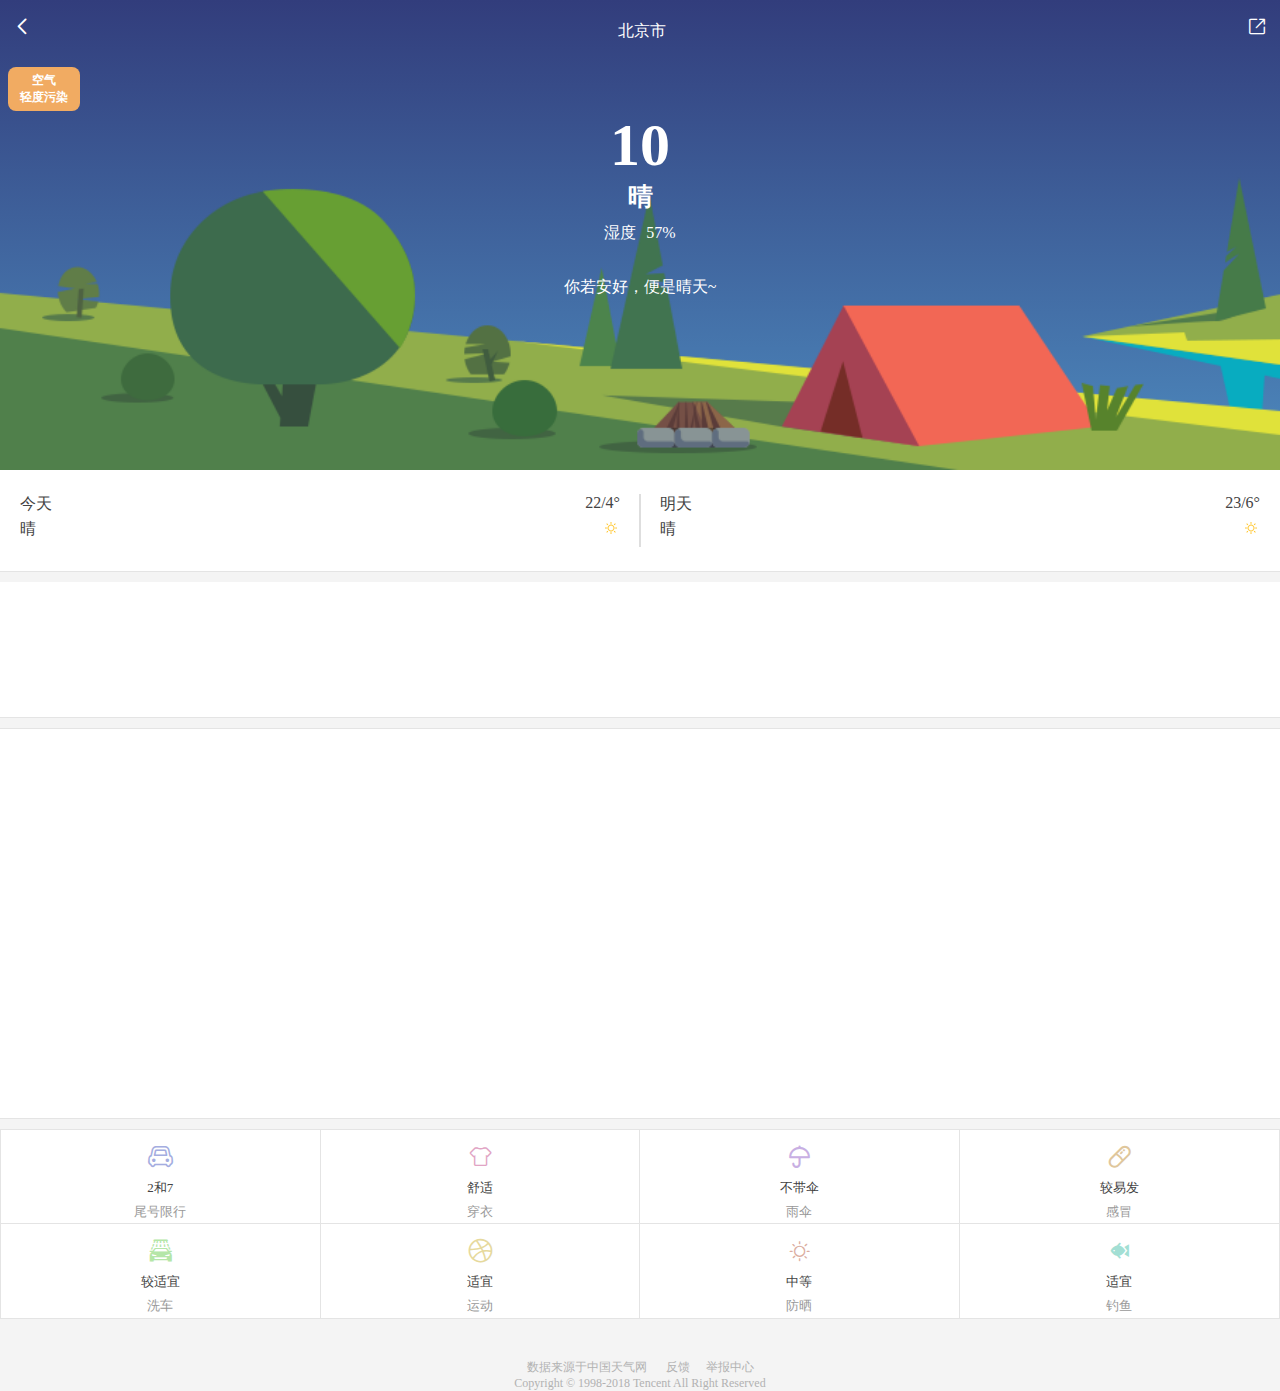
<file: index.html>
<!DOCTYPE html>
<html lang="en">
<head>
	<meta charset="UTF-8">
	<title>Document</title>
	<meta name="viewport" content="width=device-width">
	<link rel="shortcut icon" href="img/logo.png">
	<link rel="stylesheet" href="css/iconfont.css">
	<link rel="stylesheet" href="css/index.css">
	<script src="js/rem.js"></script>
	<script src="js/iconfont.js"></script>
	<script src="js/jquery3.2.1.min.js"></script>
	<script src="js/echarts1.js"></script>
</head>
<body>
<!-- 头部开始 -->
	<header>
		<div class="top">
			<a href="#"><i class="iconfont">&#xe675;</i></a>
			<span id="city">北京市</span>
			<a href="#"><i class="iconfont">&#xe62a;</i></a>
		</div>
		<div class="kong">
			<h2>空气</h2>
			<h3>轻度污染</h3>
		</div>
		<div class="du">
			<h3 id="tem">10</h3>
			<h2 id="con">晴</h2>
			<span>湿度<i>57</i>%</span>
			<p class="content">你若安好，便是晴天~</p>
		</div>
	</header>
	<!-- 头部结束 -->
	<!-- 今天 明天 -->
	<section class="day">
		<div class="days">
			<div class="today">
				<div class="top1">
					<p class="date">今天</p>
					<p class="temperature mr"><i>22</i>/<i>4</i>°</p>
				</div>
				<div class="bottom">
					<p class="weather">晴</p>
					<div class="img mr"></div>
				</div>
			</div>
			<div class="z-row"></div>
			<div class="tomorrow">
				<div class="top1">
					<p class="date">明天</p>
					<p class="temperature"><i>23</i>/<i>6</i>°</p>
				</div>
				<div class="bottom">
					<p class="weather">晴</p>
					<div class="img"></div>
				</div>
			</div>
		</div>
	</section>

	<section class="hours">
		<div class="scroll">
			<!-- <div class="now">
				<p class="now_time">08:00</p>
				<div class="now_img"></div>
				<p class="now_temp">9°</p>
			</div>
			 <div class="now">
				<p class="now_time">09:00</p>
				<div class="now_img"></div>
				<p class="now_temp">14°</p>
			</div>
			<div class="now">
				<p class="now_time">10:00</p>
				<div class="now_img"></div>
				<p class="now_temp">18°</p>
			</div>
			<div class="now">
				<p class="now_time">11:00</p>
				<div class="now_img"></div>
				<p class="now_temp">20°</p>
			</div>
			<div class="now">
				<p class="now_time">12:00</p>
				<div class="now_img"></div>
				<p class="now_temp">22°</p>
			</div>
			<div class="now">
				<p class="now_time">13:00</p>
				<div class="now_img"></div>
				<p class="now_temp">22°</p>
			</div>
			<div class="now">
				<p class="now_time">14:00</p>
				<div class="now_img"></div>
				<p class="now_temp">23°</p>
			</div>
			<div class="now">
				<p class="now_time">15:00</p>
				<div class="now_img"></div>
				<p class="now_temp">23°</p>
			</div>
			<div class="now">
				<p class="now_time">16:00</p>
				<div class="now_img"></div>
				<p class="now_temp">22°</p>
			</div>
			<div class="now">
				<p class="now_time">17:00</p>
				<div class="now_img"></div>
				<p class="now_temp">22°</p>
			</div>
			<div class="now">
				<p class="now_time">17:00</p>
				<div class="now_img"></div>
				<p class="now_temp">22°</p>
			</div>
			<div class="now">
				<p class="now_time">17:00</p>
				<div class="now_img"></div>
				<p class="now_temp">22°</p>
			</div>
			<div class="now">
				<p class="now_time">17:00</p>
				<div class="now_img"></div>
				<p class="now_temp">22°</p>
			</div>
			<div class="now">
				<p class="now_time">17:00</p>
				<div class="now_img"></div>
				<p class="now_temp">22°</p>
			</div>
			<div class="now">
				<p class="now_time">17:00</p>
				<div class="now_img"></div>
				<p class="now_temp">22°</p>
			</div>
			<div class="now">
				<p class="now_time">17:00</p>
				<div class="now_img"></div>
				<p class="now_temp">22°</p>
			</div>
			<div class="now">
				<p class="now_time">17:00</p>
				<div class="now_img"></div>
				<p class="now_temp">22°</p>
			</div>
			<div class="now">
				<p class="now_time">17:00</p>
				<div class="now_img"></div>
				<p class="now_temp">22°</p>
			</div>
			<div class="now">
				<p class="now_time">17:00</p>
				<div class="now_img"></div>
				<p class="now_temp">22°</p>
			</div>
			<div class="now">
				<p class="now_time">17:00</p>
				<div class="now_img"></div>
				<p class="now_temp">22°</p>
			</div>
			<div class="now">
				<p class="now_time">17:00</p>
				<div class="now_img"></div>
				<p class="now_temp">22°</p>
			</div>
			<div class="now">
				<p class="now_time">17:00</p>
				<div class="now_img"></div>
				<p class="now_temp">22°</p>
			</div>
			<div class="now">
				<p class="now_time">17:00</p>
				<div class="now_img"></div>
				<p class="now_temp">22°</p>
			</div>
			<div class="now">
				<p class="now_time">17:00</p>
				<div class="now_img"></div>
				<p class="now_temp">22°</p>
			</div>  -->
		</div>
	</section>
	<!-- 今天 明天 -->
	<!-- 近期天气 开始 -->
	<section class="recent">
		<div class="scroll1">
			<!-- <div class="week">
				<div class="week_date">
					<span>03</span>
					<span>/</span>
					<span>21</span>
				</div>
				<div class="week_weaH">多云</div>
				<div class="week_imgH"></div>
				<div class="high">28°</div>
				<div class="low">18°</div>
				<div class="week_weaL">阴</div>
				<div class="week_imgL"></div>
				<div class="win">南风</div>
				<div class="level">3级</div>
			</div>
			<div class="week">
				<div class="week_date">
					<span>03</span>
					<span>/</span>
					<span>21</span>
				</div>
				<div class="week_weaH">多云</div>
				<div class="week_imgH"></div>
				<div class="high">28°</div>
				<div class="low">18°</div>
				<div class="week_weaL">阴</div>
				<div class="week_imgL"></div>
				<div class="win">南风</div>
				<div class="level">3级</div>
			</div>
			<div class="week">
				<div class="week_date">
					<span>03</span>
					<span>/</span>
					<span>21</span>
				</div>
				<div class="week_weaH">多云</div>
				<div class="week_imgH"></div>
				<div class="high">28°</div>
				<div class="low">18°</div>
				<div class="week_weaL">阴</div>
				<div class="week_imgL"></div>
				<div class="win">南风</div>
				<div class="level">3级</div>
			</div>
			<div class="week">
				<div class="week_date">
					<span>03</span>
					<span>/</span>
					<span>21</span>
				</div>
				<div class="week_weaH">多云</div>
				<div class="week_imgH"></div>
				<div class="high">28°</div>
				<div class="low">18°</div>
				<div class="week_weaL">阴</div>
				<div class="week_imgL"></div>
				<div class="win">南风</div>
				<div class="level">3级</div>
			</div>
			<div class="week">
				<div class="week_date">
					<span>03</span>
					<span>/</span>
					<span>21</span>
				</div>
				<div class="week_weaH">多云</div>
				<div class="week_imgH"></div>
				<div class="high">28°</div>
				<div class="low">18°</div>
				<div class="week_weaL">阴</div>
				<div class="week_imgL"></div>
				<div class="win">南风</div>
				<div class="level">3级</div>
			</div>
			<div class="week">
				<div class="week_date">
					<span>03</span>
					<span>/</span>
					<span>21</span>
				</div>
				<div class="week_weaH">多云</div>
				<div class="week_imgH"></div>
				<div class="high">28°</div>
				<div class="low">18°</div>
				<div class="week_weaL">阴</div>
				<div class="week_imgL"></div>
				<div class="win">南风</div>
				<div class="level">3级</div>
			</div>
			<div class="week">
				<div class="week_date">
					<span>03</span>
					<span>/</span>
					<span>21</span>
				</div>
				<div class="week_weaH">多云</div>
				<div class="week_imgH"></div>
				<div class="high">28°</div>
				<div class="low">18°</div>
				<div class="week_weaL">阴</div>
				<div class="week_imgL"></div>
				<div class="win">南风</div>
				<div class="level">3级</div>
			</div>
			<div class="week">
				<div class="week_date">
					<span>03</span>
					<span>/</span>
					<span>21</span>
				</div>
				<div class="week_weaH">多云</div>
				<div class="week_imgH"></div>
				<div class="high">28°</div>
				<div class="low">18°</div>
				<div class="week_weaL">阴</div>
				<div class="week_imgL"></div>
				<div class="win">南风</div>
				<div class="level">3级</div>
			</div> -->
			
			<!-- <div class="week"></div>
			<div class="week"></div>
			<div class="week"></div>
			<div class="week"></div>
			<div class="week"></div>
			<div class="week"></div>
			<div class="week"></div> -->
			
		</div>
		
		
	</section>
	<!-- 近期天气 结束 -->
	<!-- info 开始 -->
		<section class="info">
			<div class="info_mess">
				<span><i class="iconfont">&#xe62b;</i></span>
				<p class="content_1">2和7</p>
				<p class="title_1">尾号限行</p>
			</div>
			<div class="info_mess">
				<span><i class="iconfont">&#xe666;</i></span>
				<p class="content_1">舒适</p>
				<p class="title_1">穿衣</p>
			</div>
			<div class="info_mess">
				<span><i class="iconfont">&#xe665;</i></span>
				<p class="content_1">不带伞</p>
				<p class="title_1">雨伞</p>
			</div>
			<div class="info_mess">
				<span><i class="iconfont">&#xe61a;</i></span>
				<p class="content_1">较易发</p>
				<p class="title_1">感冒</p>
			</div>
			<div class="info_mess">
				<span><i class="iconfont">&#xe623;</i></span>
				<p class="content_1">较适宜</p>
				<p class="title_1">洗车</p>
			</div>
			<div class="info_mess">
				<span><i class="iconfont">&#xe60c;</i></span>
				<p class="content_1">适宜</p>
				<p class="title_1">运动</p>
			</div>
			<div class="info_mess">
				<span><i class="iconfont">&#xe79b;</i></span>
				<p class="content_1">中等</p>
				<p class="title_1">防晒</p>
			</div>
			<div class="info_mess">
				<span><i class="iconfont">&#xe649;</i></span>
				<p class="content_1">适宜</p>
				<p class="title_1">钓鱼</p>
			</div>
		</section>
	<!-- info 结束 -->
	<!-- location 开始 -->
		<section id="location">
			<div class="sreach">
				<div class="sreach_box">
					<div class="sreach_left">
						<input type="text" placeholder="搜索地区/景点">
						<span class="big iconfont">&#xe600;</span>
					</div>
					<div id="btn">取消</div>
				</div>
				
			</div>
			<div class="hot_city">
				<p class="hot_title_city">热门城市</p>
				<ul class="hot_citys">
					<li>北京</li>
					<li>上海</li>
					<li>广州</li>
					<li>深圳</li>
					<li>郑州</li>
					<li>西安</li>
					<li>南京</li>
					<li>杭州</li>
					<li>武汉</li>
					<li>成都</li>
					<li>沈阳</li>
					<li>天津</li>
				</ul>
				<!-- <p class="hot_title_sight">热门景点</p>
				<ul class="hot_sights">
					<li>故宫</li>
					<li>颐和园</li>
					<li>九寨沟</li>
					<li>凤凰古城</li>
					<li>秦始皇陵</li>
					<li>龙门石窟</li>
					<li>武陵源</li>
					<li>华山</li>
					<li>黄山</li>
				</ul> -->
				<!-- <p class="hot_title_sight">热门景点</p>
				<ul class="hot_sights">
					<li>故宫</li>
					<li>颐和园</li>
					<li>九寨沟</li>
					<li>凤凰古城</li>
					<li>秦始皇陵</li>
					<li>龙门石窟</li>
					<li>武陵源</li>
					<li>华山</li>
					<li>黄山</li>
				</ul> -->
			</div>
		</section>
	<!-- location 结束 -->
	<!-- footer 开始 -->
	<footer>
		<div class="links">
				<a href="" class="txt_pub">数据来源于中国天气网</a>
				<a href="" class="feedback">反馈</a>
				<a href="">举报中心</a>
		</div>
	<p  class="copyright">Copyright &copy; 1998-2018 Tencent All Right Reserved</p>
	</footer>
	<!-- footer 结束 -->
	<script src="js/index.js"></script>
</body>
</html>
</file>
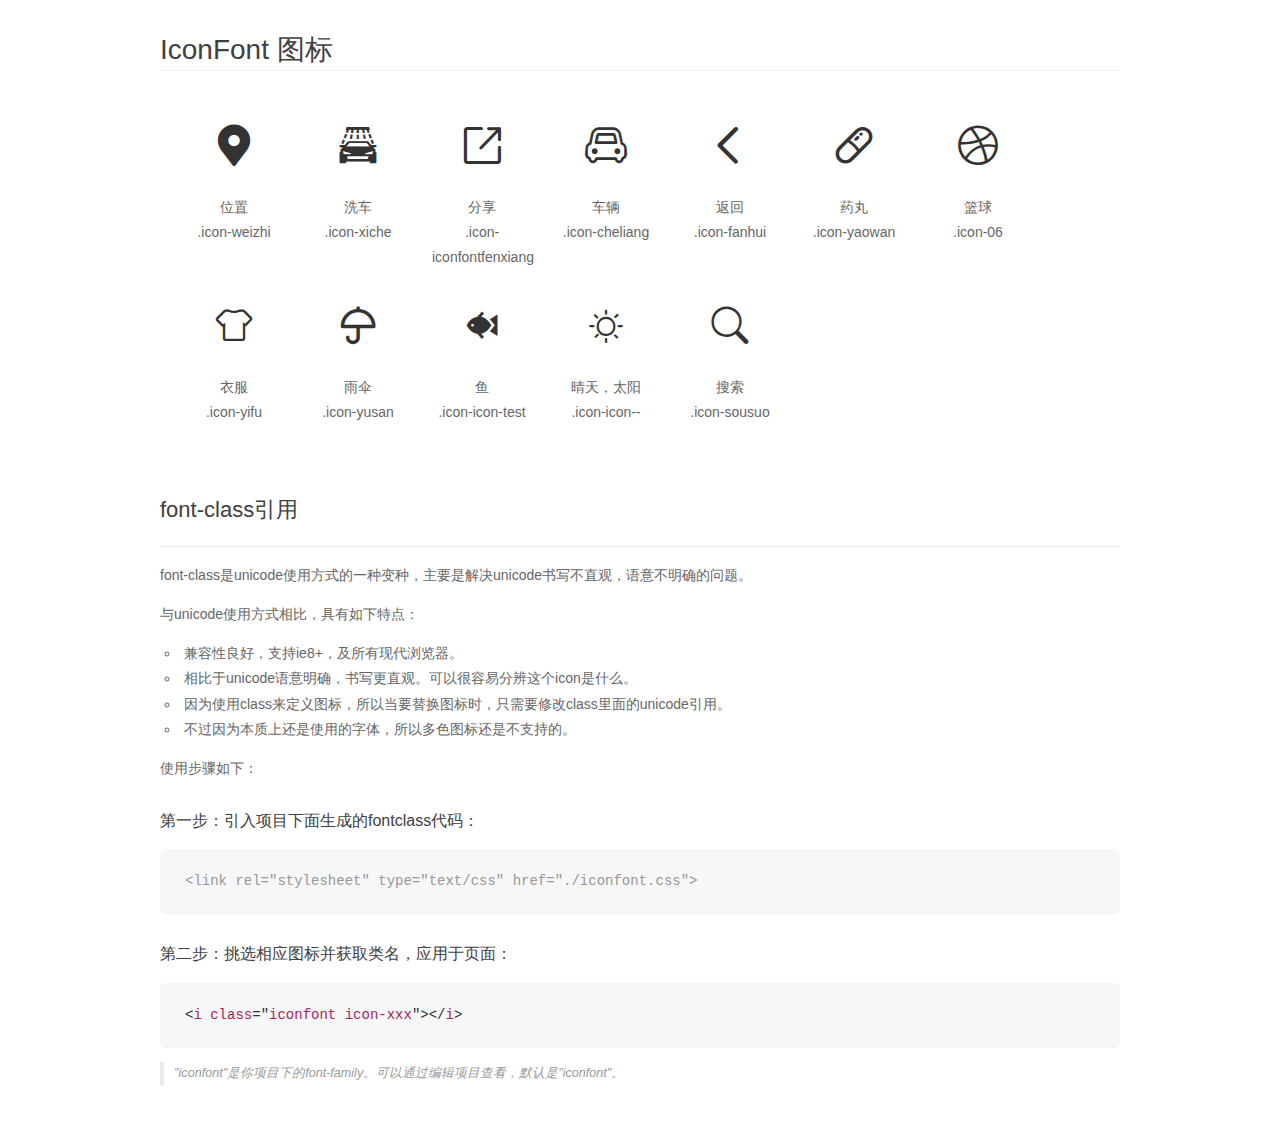
<file: download(2)/font_603275_hckwrwdd7ulyp66r/demo_fontclass.html>
<!DOCTYPE html>
<html>
<head>
    <meta charset="utf-8"/>
    <title>IconFont</title>
    <link rel="stylesheet" href="demo.css">
    <link rel="stylesheet" href="iconfont.css">
</head>
<body>
    <div class="main markdown">
        <h1>IconFont 图标</h1>
        <ul class="icon_lists clear">
            
                <li>
                <i class="icon iconfont icon-weizhi"></i>
                    <div class="name">位置</div>
                    <div class="fontclass">.icon-weizhi</div>
                </li>
            
                <li>
                <i class="icon iconfont icon-xiche"></i>
                    <div class="name">洗车</div>
                    <div class="fontclass">.icon-xiche</div>
                </li>
            
                <li>
                <i class="icon iconfont icon-iconfontfenxiang"></i>
                    <div class="name">分享</div>
                    <div class="fontclass">.icon-iconfontfenxiang</div>
                </li>
            
                <li>
                <i class="icon iconfont icon-cheliang"></i>
                    <div class="name">车辆</div>
                    <div class="fontclass">.icon-cheliang</div>
                </li>
            
                <li>
                <i class="icon iconfont icon-fanhui"></i>
                    <div class="name">返回</div>
                    <div class="fontclass">.icon-fanhui</div>
                </li>
            
                <li>
                <i class="icon iconfont icon-yaowan"></i>
                    <div class="name">药丸</div>
                    <div class="fontclass">.icon-yaowan</div>
                </li>
            
                <li>
                <i class="icon iconfont icon-06"></i>
                    <div class="name">篮球</div>
                    <div class="fontclass">.icon-06</div>
                </li>
            
                <li>
                <i class="icon iconfont icon-yifu"></i>
                    <div class="name">衣服</div>
                    <div class="fontclass">.icon-yifu</div>
                </li>
            
                <li>
                <i class="icon iconfont icon-yusan"></i>
                    <div class="name">雨伞</div>
                    <div class="fontclass">.icon-yusan</div>
                </li>
            
                <li>
                <i class="icon iconfont icon-icon-test"></i>
                    <div class="name">鱼</div>
                    <div class="fontclass">.icon-icon-test</div>
                </li>
            
                <li>
                <i class="icon iconfont icon-icon--"></i>
                    <div class="name">晴天，太阳</div>
                    <div class="fontclass">.icon-icon--</div>
                </li>
            
                <li>
                <i class="icon iconfont icon-sousuo"></i>
                    <div class="name">搜索</div>
                    <div class="fontclass">.icon-sousuo</div>
                </li>
            
        </ul>

        <h2 id="font-class-">font-class引用</h2>
        <hr>

        <p>font-class是unicode使用方式的一种变种，主要是解决unicode书写不直观，语意不明确的问题。</p>
        <p>与unicode使用方式相比，具有如下特点：</p>
        <ul>
        <li>兼容性良好，支持ie8+，及所有现代浏览器。</li>
        <li>相比于unicode语意明确，书写更直观。可以很容易分辨这个icon是什么。</li>
        <li>因为使用class来定义图标，所以当要替换图标时，只需要修改class里面的unicode引用。</li>
        <li>不过因为本质上还是使用的字体，所以多色图标还是不支持的。</li>
        </ul>
        <p>使用步骤如下：</p>
        <h3 id="-fontclass-">第一步：引入项目下面生成的fontclass代码：</h3>


        <pre><code class="lang-js hljs javascript"><span class="hljs-comment">&lt;link rel="stylesheet" type="text/css" href="./iconfont.css"&gt;</span></code></pre>
        <h3 id="-">第二步：挑选相应图标并获取类名，应用于页面：</h3>
        <pre><code class="lang-css hljs">&lt;<span class="hljs-selector-tag">i</span> <span class="hljs-selector-tag">class</span>="<span class="hljs-selector-tag">iconfont</span> <span class="hljs-selector-tag">icon-xxx</span>"&gt;&lt;/<span class="hljs-selector-tag">i</span>&gt;</code></pre>
        <blockquote>
        <p>"iconfont"是你项目下的font-family。可以通过编辑项目查看，默认是"iconfont"。</p>
        </blockquote>
    </div>
</body>
</html>
</file>
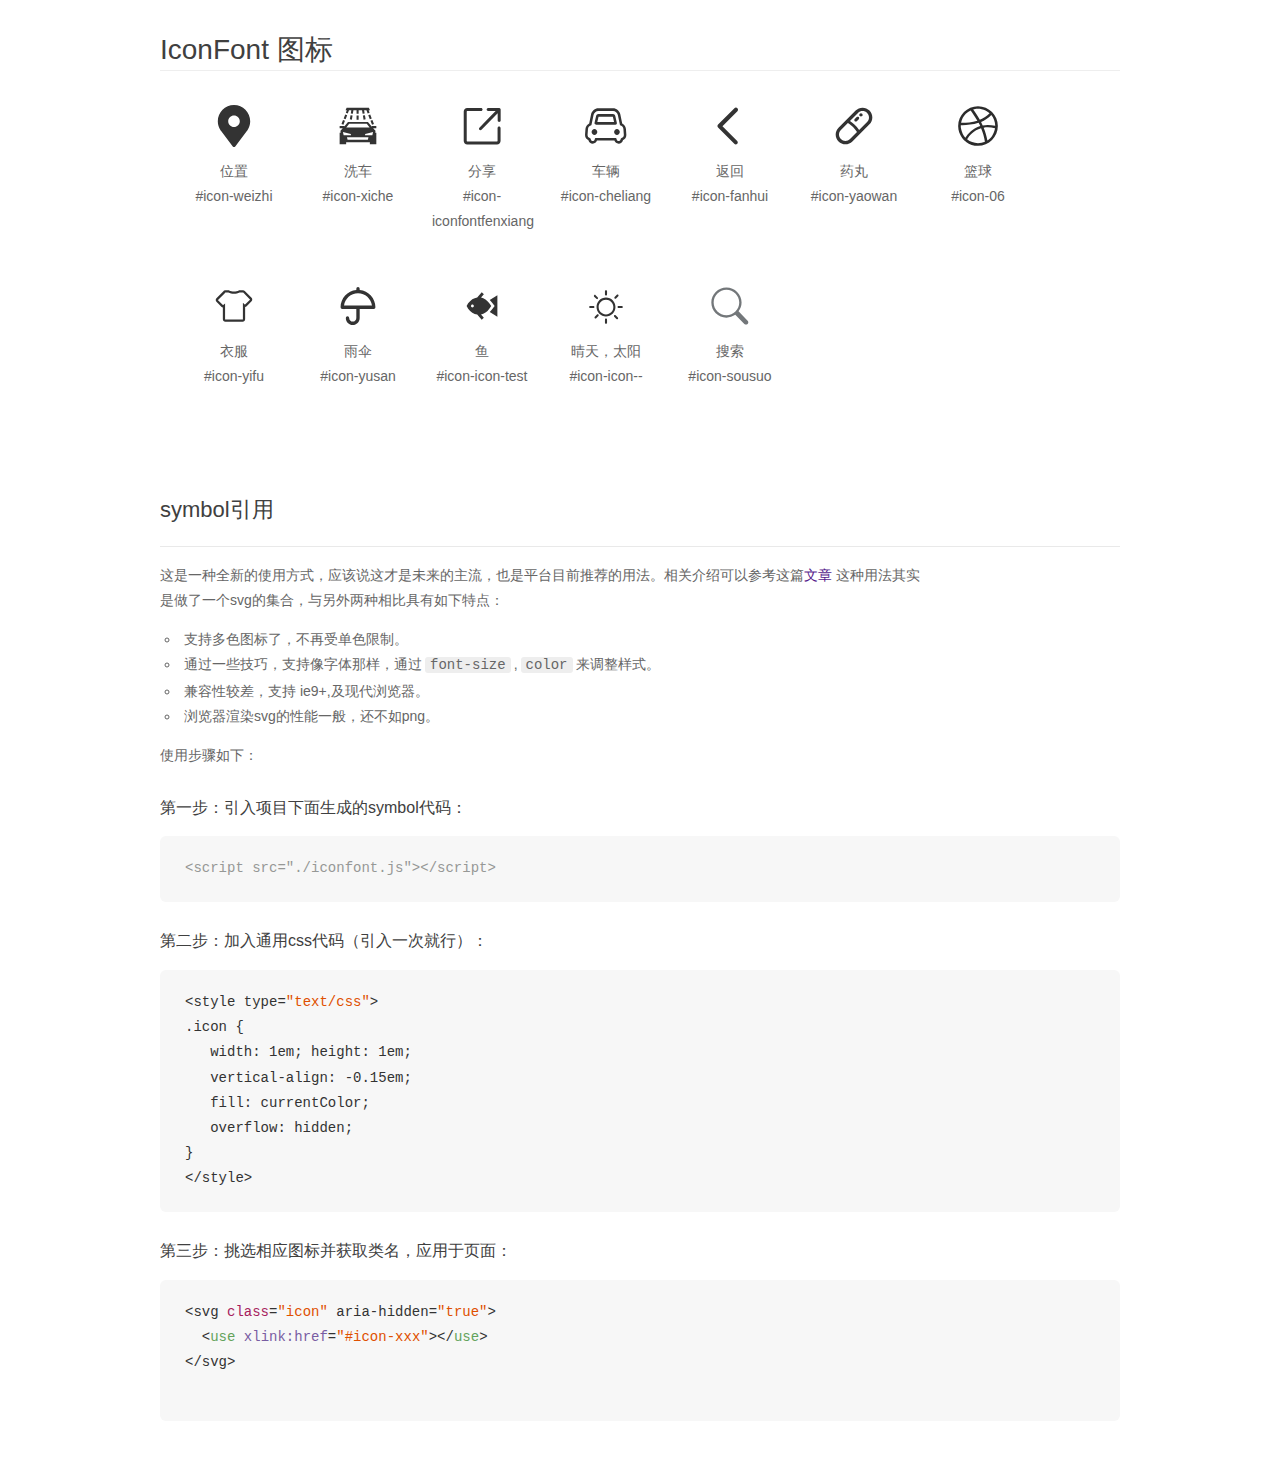
<file: download(2)/font_603275_hckwrwdd7ulyp66r/demo_symbol.html>
<!DOCTYPE html>
<html>
<head>
    <meta charset="utf-8"/>
    <title>IconFont</title>
    <link rel="stylesheet" href="demo.css">
    <script src="iconfont.js"></script>

    <style type="text/css">
        .icon {
          /* 通过设置 font-size 来改变图标大小 */
          width: 1em; height: 1em;
          /* 图标和文字相邻时，垂直对齐 */
          vertical-align: -0.15em;
          /* 通过设置 color 来改变 SVG 的颜色/fill */
          fill: currentColor;
          /* path 和 stroke 溢出 viewBox 部分在 IE 下会显示
             normalize.css 中也包含这行 */
          overflow: hidden;
        }

    </style>
</head>
<body>
    <div class="main markdown">
        <h1>IconFont 图标</h1>
        <ul class="icon_lists clear">
            
                <li>
                    <svg class="icon" aria-hidden="true">
                        <use xlink:href="#icon-weizhi"></use>
                    </svg>
                    <div class="name">位置</div>
                    <div class="fontclass">#icon-weizhi</div>
                </li>
            
                <li>
                    <svg class="icon" aria-hidden="true">
                        <use xlink:href="#icon-xiche"></use>
                    </svg>
                    <div class="name">洗车</div>
                    <div class="fontclass">#icon-xiche</div>
                </li>
            
                <li>
                    <svg class="icon" aria-hidden="true">
                        <use xlink:href="#icon-iconfontfenxiang"></use>
                    </svg>
                    <div class="name">分享</div>
                    <div class="fontclass">#icon-iconfontfenxiang</div>
                </li>
            
                <li>
                    <svg class="icon" aria-hidden="true">
                        <use xlink:href="#icon-cheliang"></use>
                    </svg>
                    <div class="name">车辆</div>
                    <div class="fontclass">#icon-cheliang</div>
                </li>
            
                <li>
                    <svg class="icon" aria-hidden="true">
                        <use xlink:href="#icon-fanhui"></use>
                    </svg>
                    <div class="name">返回</div>
                    <div class="fontclass">#icon-fanhui</div>
                </li>
            
                <li>
                    <svg class="icon" aria-hidden="true">
                        <use xlink:href="#icon-yaowan"></use>
                    </svg>
                    <div class="name">药丸</div>
                    <div class="fontclass">#icon-yaowan</div>
                </li>
            
                <li>
                    <svg class="icon" aria-hidden="true">
                        <use xlink:href="#icon-06"></use>
                    </svg>
                    <div class="name">篮球</div>
                    <div class="fontclass">#icon-06</div>
                </li>
            
                <li>
                    <svg class="icon" aria-hidden="true">
                        <use xlink:href="#icon-yifu"></use>
                    </svg>
                    <div class="name">衣服</div>
                    <div class="fontclass">#icon-yifu</div>
                </li>
            
                <li>
                    <svg class="icon" aria-hidden="true">
                        <use xlink:href="#icon-yusan"></use>
                    </svg>
                    <div class="name">雨伞</div>
                    <div class="fontclass">#icon-yusan</div>
                </li>
            
                <li>
                    <svg class="icon" aria-hidden="true">
                        <use xlink:href="#icon-icon-test"></use>
                    </svg>
                    <div class="name">鱼</div>
                    <div class="fontclass">#icon-icon-test</div>
                </li>
            
                <li>
                    <svg class="icon" aria-hidden="true">
                        <use xlink:href="#icon-icon--"></use>
                    </svg>
                    <div class="name">晴天，太阳</div>
                    <div class="fontclass">#icon-icon--</div>
                </li>
            
                <li>
                    <svg class="icon" aria-hidden="true">
                        <use xlink:href="#icon-sousuo"></use>
                    </svg>
                    <div class="name">搜索</div>
                    <div class="fontclass">#icon-sousuo</div>
                </li>
            
        </ul>


        <h2 id="symbol-">symbol引用</h2>
        <hr>

        <p>这是一种全新的使用方式，应该说这才是未来的主流，也是平台目前推荐的用法。相关介绍可以参考这篇<a href="">文章</a>
        这种用法其实是做了一个svg的集合，与另外两种相比具有如下特点：</p>
        <ul>
          <li>支持多色图标了，不再受单色限制。</li>
          <li>通过一些技巧，支持像字体那样，通过<code>font-size</code>,<code>color</code>来调整样式。</li>
          <li>兼容性较差，支持 ie9+,及现代浏览器。</li>
          <li>浏览器渲染svg的性能一般，还不如png。</li>
        </ul>
        <p>使用步骤如下：</p>
        <h3 id="-symbol-">第一步：引入项目下面生成的symbol代码：</h3>
        <pre><code class="lang-js hljs javascript"><span class="hljs-comment">&lt;script src="./iconfont.js"&gt;&lt;/script&gt;</span></code></pre>
        <h3 id="-css-">第二步：加入通用css代码（引入一次就行）：</h3>
        <pre><code class="lang-js hljs javascript">&lt;style type=<span class="hljs-string">"text/css"</span>&gt;
.icon {
   width: <span class="hljs-number">1</span>em; height: <span class="hljs-number">1</span>em;
   vertical-align: <span class="hljs-number">-0.15</span>em;
   fill: currentColor;
   overflow: hidden;
}
&lt;<span class="hljs-regexp">/style&gt;</span></code></pre>
        <h3 id="-">第三步：挑选相应图标并获取类名，应用于页面：</h3>
        <pre><code class="lang-js hljs javascript">&lt;svg <span class="hljs-class"><span class="hljs-keyword">class</span></span>=<span class="hljs-string">"icon"</span> aria-hidden=<span class="hljs-string">"true"</span>&gt;<span class="xml"><span class="hljs-tag">
  &lt;<span class="hljs-name">use</span> <span class="hljs-attr">xlink:href</span>=<span class="hljs-string">"#icon-xxx"</span>&gt;</span><span class="hljs-tag">&lt;/<span class="hljs-name">use</span>&gt;</span>
</span>&lt;<span class="hljs-regexp">/svg&gt;
        </span></code></pre>
    </div>
</body>
</html>
</file>
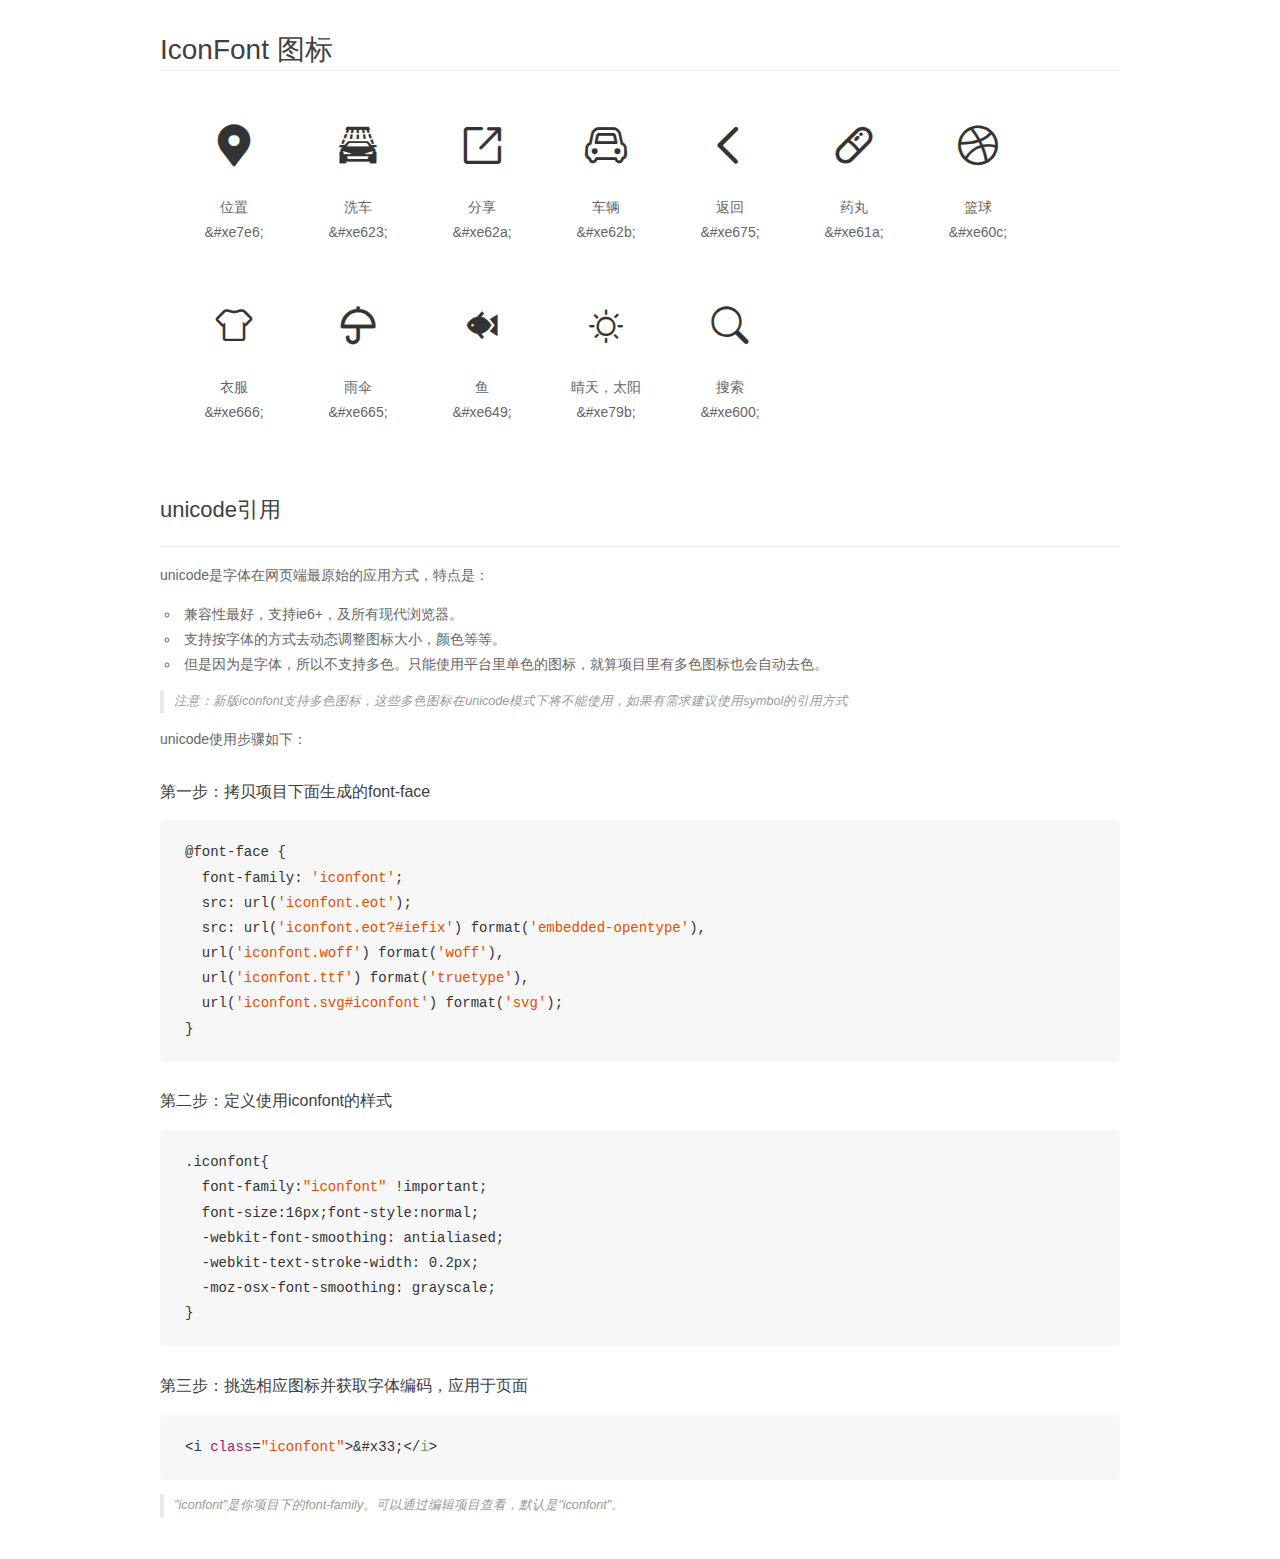
<file: download(2)/font_603275_hckwrwdd7ulyp66r/demo_unicode.html>
<!DOCTYPE html>
<html>
<head>
    <meta charset="utf-8"/>
    <title>IconFont</title>
    <link rel="stylesheet" href="demo.css">

    <style type="text/css">

        @font-face {font-family: "iconfont";
          src: url('iconfont.eot'); /* IE9*/
          src: url('iconfont.eot#iefix') format('embedded-opentype'), /* IE6-IE8 */
          url('iconfont.woff') format('woff'), /* chrome, firefox */
          url('iconfont.ttf') format('truetype'), /* chrome, firefox, opera, Safari, Android, iOS 4.2+*/
          url('iconfont.svg#iconfont') format('svg'); /* iOS 4.1- */
        }

        .iconfont {
          font-family:"iconfont" !important;
          font-size:16px;
          font-style:normal;
          -webkit-font-smoothing: antialiased;
          -webkit-text-stroke-width: 0.2px;
          -moz-osx-font-smoothing: grayscale;
        }

    </style>
</head>
<body>
    <div class="main markdown">
        <h1>IconFont 图标</h1>
        <ul class="icon_lists clear">
            
                <li>
                <i class="icon iconfont">&#xe7e6;</i>
                    <div class="name">位置</div>
                    <div class="code">&amp;#xe7e6;</div>
                </li>
            
                <li>
                <i class="icon iconfont">&#xe623;</i>
                    <div class="name">洗车</div>
                    <div class="code">&amp;#xe623;</div>
                </li>
            
                <li>
                <i class="icon iconfont">&#xe62a;</i>
                    <div class="name">分享</div>
                    <div class="code">&amp;#xe62a;</div>
                </li>
            
                <li>
                <i class="icon iconfont">&#xe62b;</i>
                    <div class="name">车辆</div>
                    <div class="code">&amp;#xe62b;</div>
                </li>
            
                <li>
                <i class="icon iconfont">&#xe675;</i>
                    <div class="name">返回</div>
                    <div class="code">&amp;#xe675;</div>
                </li>
            
                <li>
                <i class="icon iconfont">&#xe61a;</i>
                    <div class="name">药丸</div>
                    <div class="code">&amp;#xe61a;</div>
                </li>
            
                <li>
                <i class="icon iconfont">&#xe60c;</i>
                    <div class="name">篮球</div>
                    <div class="code">&amp;#xe60c;</div>
                </li>
            
                <li>
                <i class="icon iconfont">&#xe666;</i>
                    <div class="name">衣服</div>
                    <div class="code">&amp;#xe666;</div>
                </li>
            
                <li>
                <i class="icon iconfont">&#xe665;</i>
                    <div class="name">雨伞</div>
                    <div class="code">&amp;#xe665;</div>
                </li>
            
                <li>
                <i class="icon iconfont">&#xe649;</i>
                    <div class="name">鱼</div>
                    <div class="code">&amp;#xe649;</div>
                </li>
            
                <li>
                <i class="icon iconfont">&#xe79b;</i>
                    <div class="name">晴天，太阳</div>
                    <div class="code">&amp;#xe79b;</div>
                </li>
            
                <li>
                <i class="icon iconfont">&#xe600;</i>
                    <div class="name">搜索</div>
                    <div class="code">&amp;#xe600;</div>
                </li>
            
        </ul>
        <h2 id="unicode-">unicode引用</h2>
        <hr>

        <p>unicode是字体在网页端最原始的应用方式，特点是：</p>
        <ul>
        <li>兼容性最好，支持ie6+，及所有现代浏览器。</li>
        <li>支持按字体的方式去动态调整图标大小，颜色等等。</li>
        <li>但是因为是字体，所以不支持多色。只能使用平台里单色的图标，就算项目里有多色图标也会自动去色。</li>
        </ul>
        <blockquote>
        <p>注意：新版iconfont支持多色图标，这些多色图标在unicode模式下将不能使用，如果有需求建议使用symbol的引用方式</p>
        </blockquote>
        <p>unicode使用步骤如下：</p>
        <h3 id="-font-face">第一步：拷贝项目下面生成的font-face</h3>
        <pre><code class="lang-js hljs javascript">@font-face {
  font-family: <span class="hljs-string">'iconfont'</span>;
  src: url(<span class="hljs-string">'iconfont.eot'</span>);
  src: url(<span class="hljs-string">'iconfont.eot?#iefix'</span>) format(<span class="hljs-string">'embedded-opentype'</span>),
  url(<span class="hljs-string">'iconfont.woff'</span>) format(<span class="hljs-string">'woff'</span>),
  url(<span class="hljs-string">'iconfont.ttf'</span>) format(<span class="hljs-string">'truetype'</span>),
  url(<span class="hljs-string">'iconfont.svg#iconfont'</span>) format(<span class="hljs-string">'svg'</span>);
}
</code></pre>
        <h3 id="-iconfont-">第二步：定义使用iconfont的样式</h3>
        <pre><code class="lang-js hljs javascript">.iconfont{
  font-family:<span class="hljs-string">"iconfont"</span> !important;
  font-size:<span class="hljs-number">16</span>px;font-style:normal;
  -webkit-font-smoothing: antialiased;
  -webkit-text-stroke-width: <span class="hljs-number">0.2</span>px;
  -moz-osx-font-smoothing: grayscale;
}
</code></pre>
        <h3 id="-">第三步：挑选相应图标并获取字体编码，应用于页面</h3>
        <pre><code class="lang-js hljs javascript">&lt;i <span class="hljs-class"><span class="hljs-keyword">class</span></span>=<span class="hljs-string">"iconfont"</span>&gt;&amp;#x33;<span class="xml"><span class="hljs-tag">&lt;/<span class="hljs-name">i</span>&gt;</span></span></code></pre>

        <blockquote>
        <p>"iconfont"是你项目下的font-family。可以通过编辑项目查看，默认是"iconfont"。</p>
        </blockquote>
    </div>


</body>
</html>
</file>
<file: css/iconfont.css>
@font-face {font-family: "iconfont";
  src: url('iconfont.eot?t=1522239516139'); /* IE9*/
  src: url('iconfont.eot?t=1522239516139#iefix') format('embedded-opentype'), /* IE6-IE8 */
  url('[data-uri]') format('woff'),
  url('iconfont.ttf?t=1522239516139') format('truetype'), /* chrome, firefox, opera, Safari, Android, iOS 4.2+*/
  url('iconfont.svg?t=1522239516139#iconfont') format('svg'); /* iOS 4.1- */
}

.iconfont {
  font-family:"iconfont" !important;
  font-size:16px;
  font-style:normal;
  -webkit-font-smoothing: antialiased;
  -moz-osx-font-smoothing: grayscale;
}

.icon-weizhi:before { content: "\e7e6"; }

.icon-xiche:before { content: "\e623"; }

.icon-iconfontfenxiang:before { content: "\e62a"; }

.icon-cheliang:before { content: "\e62b"; }

.icon-fanhui:before { content: "\e675"; }

.icon-yaowan:before { content: "\e61a"; }

.icon-06:before { content: "\e60c"; }

.icon-yifu:before { content: "\e666"; }

.icon-yusan:before { content: "\e665"; }

.icon-icon-test:before { content: "\e649"; }

.icon-icon--:before { content: "\e79b"; }

.icon-sousuo:before { content: "\e600"; }
</file>
<file: css/index.css>
/*
* @Author: Administrator
* @Date:   2018-03-24 08:14:25
* @Last Modified by:   Administrator
* @Last Modified time: 2018-09-29 14:22:48
*/
*{
	margin: 0;
	padding: 0;
	list-style: none;
	box-sizing: border-box;
}
a{
	text-decoration: none;
}
body{
	background: #f4f4f4;
}
header{
	width: 100%;
	height: 4.7rem;
	/* background:linear-gradient(top,#323d7c,#4d8abe);
	background:-webkit-linear-gradient(top,#323d7c,#4d8abe); */
	background: url(../img/screen.png)no-repeat center bottom,-webkit-linear-gradient(top,#323d7c,#4d8abe);
	background-size:contain; 
}
.top{
	width: 100%;
	height: 0.52rem;
	overflow: hidden;
	display: flex;
	justify-content: space-between;
	align-items: center;
}
.top a{
	display: block;
	float: left;
}
.top a i{
	float: left;
	font-size: 0.18rem;
	line-height: 0.52rem;
	margin-left: 0.14rem;
	color: #fff;
}
.top a:last-child{
	float: right;
	margin-right:0.14rem ;

}
#city{
	/* display: block; */
	float: left;
	margin:0.1rem 0px 0px 0.18rem;
	/* margin: 10px auto; */
	/* width: 80%; */
	text-align: center;
	font-size: 0.16rem;
	color: #fff;
	z-index: 999;
}
.kong{
	width: 0.72rem;
	height: 0.44rem;
	border-radius: 0.08rem;
	background: #f1ab62;
	margin-top: 0.15rem;
	margin-left: 0.08rem;
	overflow: hidden;
}
.kong h2{
	font-size: 0.12rem;
	text-align: center;
	color: #fff;
	margin-top: 0.05rem;
}
.kong h3{
	font-size: 0.12rem;
	text-align: center;
	color: #fff;
	line-height: 0.16rem;
}

.du h3{
	font-size: 0.6rem;
	/* margin-left: 2.15rem; */
	text-align: center;
	color: #fff;
}
.du h2{
	font-size: 0.25rem;
	text-align: center;
	color: #fff;
}
i{
	font-style: normal;
}
.du span{
	line-height: 0.4rem;
	color: #fff;
	display: block;
	font-size: 0.16rem;
	text-align: center;
}
.du span i{
	margin-left:0.1rem;
}
.content{
	margin-top: 0.14rem;
	color: #fff;
	line-height: 0.4rem;
	font-size: 0.16rem;
	text-align: center;

}
.day{
	width: 100%;
	height: 1.02rem;
	background: #fff;
	margin-bottom: 0.1rem;
	border-bottom: 0.01rem solid #e4e4e4;
	padding: 0.24rem 0;
	overflow: hidden;
}
/* .mr{
	margin-right: 0.2rem;
}
.ml{
	margin-left: 0.15rem;
} */
.days{
	width: 100%;
	height: 100%;
	/* margin: 0.26rem auto 0; */
	display:flex;
	justify-content: space-between;
	font-size: 0.16rem;
	color: #434343;
	position: relative;
}
.today{
	width: 50%;
	height: 100%;
	/* border-right: 0.01rem solid #f0f0f0; */
	padding: 0 0.2rem;
}
.z-row{
	position: absolute;
	top: 0;
	left: 0;
	right: 0;
	bottom: 0;
	margin: auto;
	width: 0.02rem;
	height: 100%;
	background: #dedede;
}
.tomorrow{
	width: 50%;
	height: 100%;
	padding: 0 0.2rem;	
	box-sizing: border-box;
}
.top1{
	height: 0.20rem;
	margin-bottom: 0.05rem;
}
.bottom{
	height: 0.2rem;
}
.top1 .date{
	float: left;
}
/* .top1 .img{
	/* display: block; 
	width: 0.22rem;
	height: 0.22rem;
} */
.top1 .temperature{
	float: right;
}
.bottom .weather{
	float: left;
	/* width: 0.2rem; */
}
.bottom .img{
	width: 0.18rem;
	height: 0.18rem;
	background: url(../img/0.png)no-repeat;
	background-size:cover; 
	float: right;
}
.hours{
	width:100%;
	height:1.36rem;
	background: #fff;
	border-bottom: 1px solid #e4e4e4;
	overflow-x:auto; 
	overflow-y:hidden;
	padding-top: 0.31rem;

	box-sizing: border-box;

}
.hours::-webkit-scrollbar{
	height: 0;
}
.scroll{
	/* width: 16rem; */
	height: 0.77rem;
	/* background: red; */
	display: flex;
	
}
.scroll .now{
	width: 0.77rem;
	height: 0.77rem;
	/* 禁止缩小 */
	flex-shrink: 0;
	display: flex;
	flex-wrap: wrap;
	/* align-content: space-between; */
	flex-direction: column;
	justify-content: space-between;
}
.scroll .now p{
	line-height: 0.15rem;
	font-size: 0.15rem;
	text-align: center;
}
.scroll .now .now_time{
	width: 100%;
	color: #999;
}
.scroll .now .now_img{
	width: 0.22rem;
	height: 0.22rem;
	background: url(../img/0.png)no-repeat;
	background-size: cover;
	/* margin: 0.14rem auto; */
	margin: 0 auto;
}
.scroll .now .now_temp{
	width: 100%;
	color: #434343;
}
.recent .scroll1 #main{
	position: absolute;
	top: 0;
	left: 0;
	right: 0;
	bottom: 0.4rem;
	margin: auto;
	width: 1400px;
	height: 0.8rem;
	background: rgba(0, 0, 0, 0);
	z-index: 999;
}
/* .recent .scroll1 #main>div{
	width: 1400px !important;
	
}
.recent .scroll1 #main canvas{
	width: 1400px !important;
	
} */
.recent{
	
	width:100%;
	height: 3.91rem;
	/* background: red; */
	margin-top: 0.1rem;
	margin-bottom: 0.1rem;
	border-top:0.01rem solid #e4e4e4;
	border-bottom: 0.01rem solid #e4e4e4;
	padding-top:0.25rem ;
	overflow-x: auto;
	box-sizing: border-box;
	background: #fff;
}
.recent::-webkit-scrollbar{
	height: 0;
}
.recent .scroll1{
	position: relative;
	/* width: 10rem; */
	height: 3.37rem;
	/* background: pink; */
	display: flex;
}
.recent .scroll1 .week{
	/* 禁止缩小 */
	flex-shrink: 0;
	width: 0.82rem;
	height: 3.37rem;
	/* background: green; */
	display: flex;
	flex-wrap: wrap;
	flex-direction: column;
	justify-content: space-between;
}

.week_date{
	width: 100%;
	height: 0.14rem;
/* 	background: yellowgreen; */
}
.week_date span{
	font-size: 0.14rem;
	color: #b2b2b2;
	float: left;
	line-height: 0.14rem;
}
.week_date span:first-child{
	margin-left: 0.26rem;
}
.week_weaH{
	width: 100%;
	height: 0.2rem;
	font-size: 0.14rem;
	text-align: center;
	color: #b2b2b2;
}
.week_imgH{
	margin: 0 auto;
	width: 0.27rem;
	height: 0.2rem;
	background: url('../img/1.png')no-repeat center;
	background-size: cover;
}
.high{
	width: 100%;
	height: 0.2rem;
	font-size: 0.14rem;
	text-align: center;
	color: #b2b2b2;
	/* margin-bottom: 2rem; */
}
.low{
	
	width: 100%;
	height: 0.2rem;
	font-size: 0.14rem;
	text-align: center;
	color: #b2b2b2;
}
.week_weaL{
	margin-top: 0.6rem;
	width: 100%;
	height: 0.2rem;
	font-size: 0.14rem;
	text-align: center;
	color: #b2b2b2;
}
.week_imgL{
	margin: 0 auto;
	width: 0.27rem;
	height: 0.2rem;
	background: url('../img/2.png')no-repeat center;
	background-size: cover;
}
.win{
	width: 100%;
	height: 0.2rem;
	font-size: 0.14rem;
	text-align: center;
	color: #b2b2b2;
}
.level{
	width: 100%;
	height: 0.2rem;
	font-size: 0.14rem;
	text-align: center;
	color: #b2b2b2;
}
.info{
	width: 100%;
	height: 1.9rem;
	border: 0.01rem solid #e4e4e4;
	background: #fff;
	box-sizing: border-box;
	
}

.info .info_mess{
	width: 25%;
	height: 0.94rem;
	/* background: red; */
	float: left;
	border-right: 0.01rem solid #e4e4e4;
	border-bottom: 0.01rem solid #e4e4e4;
	box-sizing: border-box;
}
/* .info .info_mess:nth-child(2){
	width:1.22rem;
} */
.info .info_mess:nth-child(4n){
	border-right:0;
}
.info .info_mess:nth-child(n+5){
	border-bottom:0;
}
/* .info .info_mess:nth-child(6){
	width:1.22rem;
} */
/* .info .info_mess:nth-child(8){
	border-right:0;
} */
.info_mess span i{
	display: block;
	width: 0.24rem;
	height: 0.24rem;
	font-size: 0.25rem;
	line-height: 0.24rem;
	text-align: center;
	/* float: left; */
	margin: 0.15rem auto 0.1rem;
}
.info_mess:first-child span i{
	color: #a4ade0;
}
.info_mess:nth-child(2) span i{
	color:#e1a4c4 ;
}
.info_mess:nth-child(3) span i{
	color:#c8afe3 ;
}
.info_mess:nth-child(4) span i{
	color:#dfc79c ;
}
.info_mess:nth-child(5) span i{
	color:#b5e6a8 ;
}
.info_mess:nth-child(6) span i{
	color:#e6d99d ;
}
.info_mess:nth-child(7) span i{
	color:#dbada0 ;
}
.info_mess:last-child span i{
	color: #a3dfd4;
}
.info_mess p{
	text-align: center;
}
.content_1{
	font-size: 0.13rem;
	color: #434343;
	margin-bottom: 0.06rem;
}
.title_1{
	font-size: 0.13rem;
	color: #999;
}
#location{
	display: none;
	width: 100%;
	height: auto;
	background: #fff;
	position: absolute;
	top: 0;
	left: 0;
	overflow-y: auto;
	z-index: 999;
}
.sreach{
	width: 100%;
	height: 0.45rem;
	border-bottom: 0.01rem solid #eee;
	padding-top: 0.07rem;
	padding-left: 0.13rem;
	padding-right: 0.13rem;
	box-sizing: border-box;
	position: fixed;
	top: 0;
	left: 0;
	background: #fff;
}
.sreach_box{
	width: 100%;
	height: 0.3rem;
	display: flex;
	justify-content: space-between;
}
.sreach_left{
	width: 4.37rem;
	height: 0.3rem;
	border-radius:0.15rem;
	background: #f2f2f2;
}
.sreach_left input{
	float: right;
	width: 3.95rem;
	height: 100%;
	border: none;
	border-radius: 0 0.15rem 0.15rem 0;
	background: #f2f2f2;

}
.big{
display: block;
width: 0.14rem;
height: 0.14rem;
position: absolute;
color: #999;
left: 0.25rem;
top: 0.14rem;
} 
#btn{
	font-size: 0.14rem;
	line-height: 0.3rem;
	color: #434343;

}
input:focus{
	outline:none ;
}
.hot_city{
	width: 100%;
	height: 14rem;
	/* background: red; */
	padding:0.23rem 0.13rem 0;
	/* padding-left: 0.13rem; */
	box-sizing: border-box;
	margin-top: 0.45rem;
}
.hot_title_city{
	width: 100%;
	font-size: 0.18rem;
	color: #434343;
	margin-bottom: 0.15rem;
}
.hot_citys{
	width: 100%;
	/* height: 1.64rem; */
	display: flex;
	flex-wrap: wrap;
	justify-content: space-between;
	/* align-content: space-between; */
}
.hot_citys li{
	display: block;
	flex-shrink: 0;
	/* margin-right: 0.09rem; */
	font-size: 0.16rem;
	text-align: center;
	line-height: 0.32rem;
	color: #434343;
	width: 1.52rem;
	height: 0.32rem;
	border-radius: 0.16rem;
	background: #f2f2f2;
	margin-bottom: 0.12rem;

}
.hot_citys li:nth-child(3n){
	margin-right: 0;
}
.hot_citys li:last-child{
	margin-bottom: 0;
}
.hot_title_sight{
	font-size: 0.18rem;
	color: #434343;
	margin-top: 0.23rem;
	margin-bottom: 0.15rem;
}
.hot_sights{
	width:100% ;
	height:auto ;
	display: flex;
	flex-wrap: wrap;
	justify-content: space-between;
	align-content: space-between;
}
.hot_sights li{
	margin-top: 0.23rem;
	display: block;
	flex-shrink: 0;
	font-size: 0.16rem;
	text-align: center;
	line-height: 0.32rem;
	color: #434343;
	width: 1.52rem;
	height: 0.32rem;
	border-radius: 0.16rem;
	background: #f2f2f2;
}
footer{
	width: 100%;

}
.links{
	width: 100%;
	
	text-align: center;
	margin-top: 0.4rem;

	font-size: 0.12rem;
}
.links a{
	color: #b2b2b2;
}
.txt_pub{
	margin-right: 0.16rem;
}
.feedback{

	margin-right: 0.13rem;
}
.copyright{
	font-size: 0.12rem;
	color:#b2b2b2 ;
	text-align: center; 
}
</file>
<file: download(2)/font_603275_hckwrwdd7ulyp66r/iconfont.css>
@font-face {font-family: "iconfont";
  src: url('iconfont.eot?t=1522239516139'); /* IE9*/
  src: url('iconfont.eot?t=1522239516139#iefix') format('embedded-opentype'), /* IE6-IE8 */
  url('[data-uri]') format('woff'),
  url('iconfont.ttf?t=1522239516139') format('truetype'), /* chrome, firefox, opera, Safari, Android, iOS 4.2+*/
  url('iconfont.svg?t=1522239516139#iconfont') format('svg'); /* iOS 4.1- */
}

.iconfont {
  font-family:"iconfont" !important;
  font-size:16px;
  font-style:normal;
  -webkit-font-smoothing: antialiased;
  -moz-osx-font-smoothing: grayscale;
}

.icon-weizhi:before { content: "\e7e6"; }

.icon-xiche:before { content: "\e623"; }

.icon-iconfontfenxiang:before { content: "\e62a"; }

.icon-cheliang:before { content: "\e62b"; }

.icon-fanhui:before { content: "\e675"; }

.icon-yaowan:before { content: "\e61a"; }

.icon-06:before { content: "\e60c"; }

.icon-yifu:before { content: "\e666"; }

.icon-yusan:before { content: "\e665"; }

.icon-icon-test:before { content: "\e649"; }

.icon-icon--:before { content: "\e79b"; }

.icon-sousuo:before { content: "\e600"; }
</file>
<file: download(2)/font_603275_hckwrwdd7ulyp66r/demo.css>
*{margin: 0;padding: 0;list-style: none;}
/*
KISSY CSS Reset
理念：1. reset 的目的不是清除浏览器的默认样式，这仅是部分工作。清除和重置是紧密不可分的。
2. reset 的目的不是让默认样式在所有浏览器下一致，而是减少默认样式有可能带来的问题。
3. reset 期望提供一套普适通用的基础样式。但没有银弹，推荐根据具体需求，裁剪和修改后再使用。
特色：1. 适应中文；2. 基于最新主流浏览器。
维护：玉伯<lifesinger@gmail.com>, 正淳<ragecarrier@gmail.com>
 */

/** 清除内外边距 **/
body, h1, h2, h3, h4, h5, h6, hr, p, blockquote, /* structural elements 结构元素 */
dl, dt, dd, ul, ol, li, /* list elements 列表元素 */
pre, /* text formatting elements 文本格式元素 */
form, fieldset, legend, button, input, textarea, /* form elements 表单元素 */
th, td /* table elements 表格元素 */ {
  margin: 0;
  padding: 0;
}

/** 设置默认字体 **/
body,
button, input, select, textarea /* for ie */ {
  font: 12px/1.5 tahoma, arial, \5b8b\4f53, sans-serif;
}
h1, h2, h3, h4, h5, h6 { font-size: 100%; }
address, cite, dfn, em, var { font-style: normal; } /* 将斜体扶正 */
code, kbd, pre, samp { font-family: courier new, courier, monospace; } /* 统一等宽字体 */
small { font-size: 12px; } /* 小于 12px 的中文很难阅读，让 small 正常化 */

/** 重置列表元素 **/
ul, ol { list-style: none; }

/** 重置文本格式元素 **/
a { text-decoration: none; }
a:hover { text-decoration: underline; }


/** 重置表单元素 **/
legend { color: #000; } /* for ie6 */
fieldset, img { border: 0; } /* img 搭车：让链接里的 img 无边框 */
button, input, select, textarea { font-size: 100%; } /* 使得表单元素在 ie 下能继承字体大小 */
/* 注：optgroup 无法扶正 */

/** 重置表格元素 **/
table { border-collapse: collapse; border-spacing: 0; }

/* 清除浮动 */
.ks-clear:after, .clear:after {
  content: '\20';
  display: block;
  height: 0;
  clear: both;
}
.ks-clear, .clear {
  *zoom: 1;
}

.main {
  padding: 30px 100px;
width: 960px;
margin: 0 auto;
}
.main h1{font-size:36px; color:#333; text-align:left;margin-bottom:30px; border-bottom: 1px solid #eee;}

.helps{margin-top:40px;}
.helps pre{
  padding:20px;
  margin:10px 0;
  border:solid 1px #e7e1cd;
  background-color: #fffdef;
  overflow: auto;
}

.icon_lists{
  width: 100% !important;

}

.icon_lists li{
  float:left;
  width: 100px;
  height:180px;
  text-align: center;
  list-style: none !important;
}
.icon_lists .icon{
  font-size: 42px;
  line-height: 100px;
  margin: 10px 0;
  color:#333;
  -webkit-transition: font-size 0.25s ease-out 0s;
  -moz-transition: font-size 0.25s ease-out 0s;
  transition: font-size 0.25s ease-out 0s;

}
.icon_lists .icon:hover{
  font-size: 100px;
}



.markdown {
  color: #666;
  font-size: 14px;
  line-height: 1.8;
}

.highlight {
  line-height: 1.5;
}

.markdown img {
  vertical-align: middle;
  max-width: 100%;
}

.markdown h1 {
  color: #404040;
  font-weight: 500;
  line-height: 40px;
  margin-bottom: 24px;
}

.markdown h2,
.markdown h3,
.markdown h4,
.markdown h5,
.markdown h6 {
  color: #404040;
  margin: 1.6em 0 0.6em 0;
  font-weight: 500;
  clear: both;
}

.markdown h1 {
  font-size: 28px;
}

.markdown h2 {
  font-size: 22px;
}

.markdown h3 {
  font-size: 16px;
}

.markdown h4 {
  font-size: 14px;
}

.markdown h5 {
  font-size: 12px;
}

.markdown h6 {
  font-size: 12px;
}

.markdown hr {
  height: 1px;
  border: 0;
  background: #e9e9e9;
  margin: 16px 0;
  clear: both;
}

.markdown p,
.markdown pre {
  margin: 1em 0;
}

.markdown > p,
.markdown > blockquote,
.markdown > .highlight,
.markdown > ol,
.markdown > ul {
  width: 80%;
}

.markdown ul > li {
  list-style: circle;
}

.markdown > ul li,
.markdown blockquote ul > li {
  margin-left: 20px;
  padding-left: 4px;
}

.markdown > ul li p,
.markdown > ol li p {
  margin: 0.6em 0;
}

.markdown ol > li {
  list-style: decimal;
}

.markdown > ol li,
.markdown blockquote ol > li {
  margin-left: 20px;
  padding-left: 4px;
}

.markdown code {
  margin: 0 3px;
  padding: 0 5px;
  background: #eee;
  border-radius: 3px;
}

.markdown pre {
  border-radius: 6px;
  background: #f7f7f7;
  padding: 20px;
}

.markdown pre code {
  border: none;
  background: #f7f7f7;
  margin: 0;
}

.markdown strong,
.markdown b {
  font-weight: 600;
}

.markdown > table {
  border-collapse: collapse;
  border-spacing: 0px;
  empty-cells: show;
  border: 1px solid #e9e9e9;
  width: 95%;
  margin-bottom: 24px;
}

.markdown > table th {
  white-space: nowrap;
  color: #333;
  font-weight: 600;

}

.markdown > table th,
.markdown > table td {
  border: 1px solid #e9e9e9;
  padding: 8px 16px;
  text-align: left;
}

.markdown > table th {
  background: #F7F7F7;
}

.markdown blockquote {
  font-size: 90%;
  color: #999;
  border-left: 4px solid #e9e9e9;
  padding-left: 0.8em;
  margin: 1em 0;
  font-style: italic;
}

.markdown blockquote p {
  margin: 0;
}

.markdown .anchor {
  opacity: 0;
  transition: opacity 0.3s ease;
  margin-left: 8px;
}

.markdown .waiting {
  color: #ccc;
}

.markdown h1:hover .anchor,
.markdown h2:hover .anchor,
.markdown h3:hover .anchor,
.markdown h4:hover .anchor,
.markdown h5:hover .anchor,
.markdown h6:hover .anchor {
  opacity: 1;
  display: inline-block;
}

.markdown > br,
.markdown > p > br {
  clear: both;
}


.hljs {
  display: block;
  background: white;
  padding: 0.5em;
  color: #333333;
  overflow-x: auto;
}

.hljs-comment,
.hljs-meta {
  color: #969896;
}

.hljs-string,
.hljs-variable,
.hljs-template-variable,
.hljs-strong,
.hljs-emphasis,
.hljs-quote {
  color: #df5000;
}

.hljs-keyword,
.hljs-selector-tag,
.hljs-type {
  color: #a71d5d;
}

.hljs-literal,
.hljs-symbol,
.hljs-bullet,
.hljs-attribute {
  color: #0086b3;
}

.hljs-section,
.hljs-name {
  color: #63a35c;
}

.hljs-tag {
  color: #333333;
}

.hljs-title,
.hljs-attr,
.hljs-selector-id,
.hljs-selector-class,
.hljs-selector-attr,
.hljs-selector-pseudo {
  color: #795da3;
}

.hljs-addition {
  color: #55a532;
  background-color: #eaffea;
}

.hljs-deletion {
  color: #bd2c00;
  background-color: #ffecec;
}

.hljs-link {
  text-decoration: underline;
}

pre{
  background: #fff;
}
</file>
